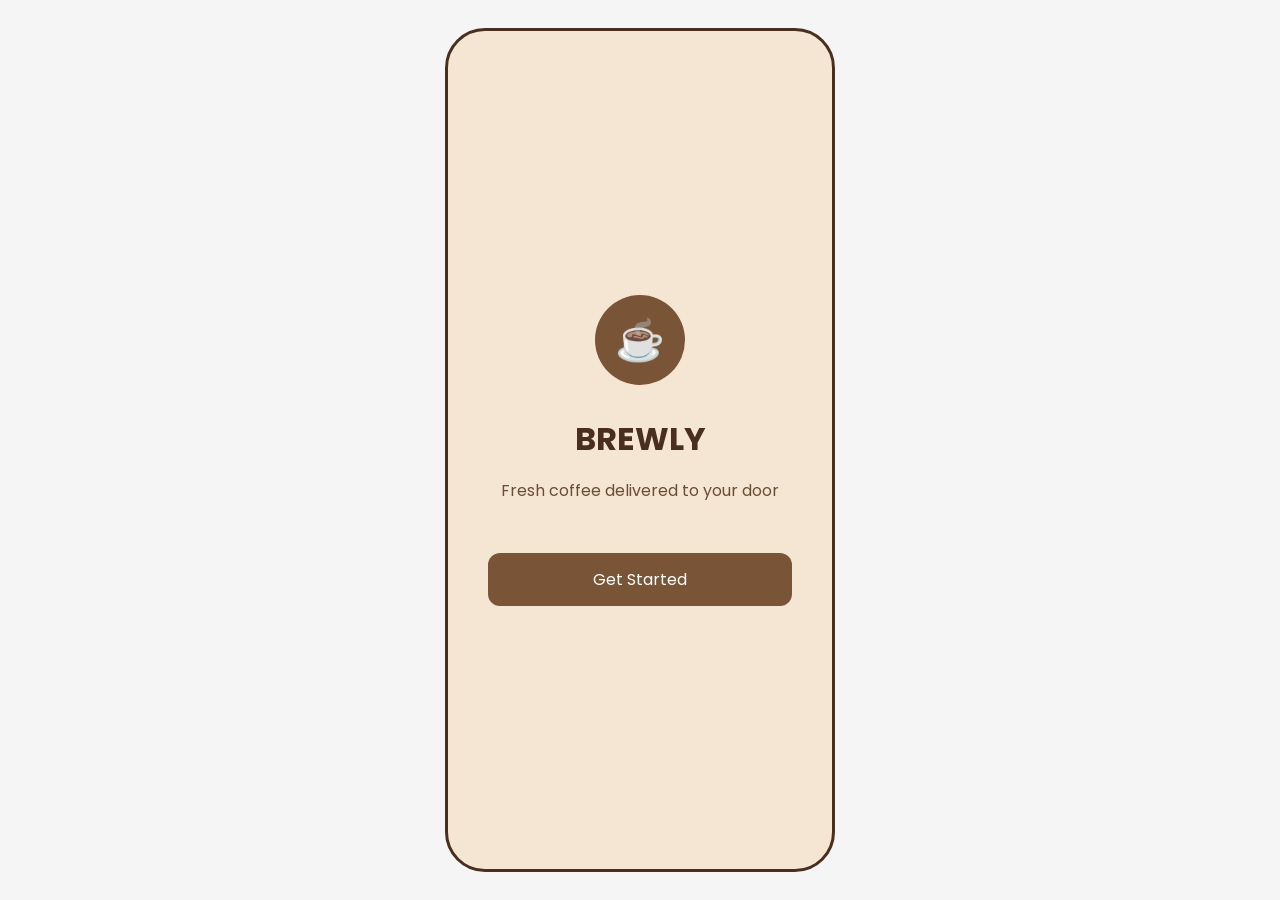
<file: brewly/index.html>
<!DOCTYPE html>
<html lang="en">
<head>
    <meta charset="UTF-8">
    <title>Brewly Coffee App</title>
    <link rel="stylesheet" href="style.css">
    <link href="https://fonts.googleapis.com/css2?family=Poppins:wght@300;400;600;700&display=swap" rel="stylesheet">
</head>
<body>

    <!-- Welcome Screen -->
    <div class="screen active" id="welcome">
        <div class="circle">☕</div>
        <h1>BREWLY</h1>
        <p>Fresh coffee delivered to your door</p>
        <button onclick="showScreen('signup')">Get Started</button>
    </div>

    <!-- Signup Screen -->
    <div class="screen" id="signup">
        <h2>Create Account</h2>
        <p>Fill in your details to get started</p>

        <input type="text" placeholder="Full Name">
        <input type="email" placeholder="hello@example.com">
        <input type="password" placeholder="Password">

        <button onclick="showScreen('success')">Sign Up</button>

        <small>Already have an account? Log In</small>
    </div>

    <!-- Success Screen -->
    <div class="screen" id="success">
        <div class="circle">✓</div>
        <h2>Account Created!</h2>
        <p>Welcome to Brewly ☕<br>Your first cup awaits you.</p>
        <button onclick="showScreen('welcome')">Start Ordering</button>
    </div>

    <script src="script.js"></script>
</body>
</html>
</file>
<file: brewly/style.css>
*{
    margin:0;
    padding:0;
    box-sizing:border-box;
    font-family:'Poppins',sans-serif;
}

body{
    background:#f5f5f5;
    display:flex;
    justify-content:center;
    align-items:center;
    min-height:100vh;
}

.screen{
    display:none;
    width:390px;
    height:844px;
    background:#F5E6D3;
    border:3px solid #4A2F20;
    border-radius:40px;
    padding:40px;
    text-align:center;
}

.active{
    display:flex;
    flex-direction:column;
    justify-content:center;
    align-items:center;
}

.circle{
    width:90px;
    height:90px;
    background:#7A5436;
    border-radius:50%;
    display:flex;
    justify-content:center;
    align-items:center;
    font-size:40px;
    color:white;
    margin-bottom:30px;
}

h1,h2{
    color:#4A2F20;
    margin-bottom:15px;
}

p{
    color:#6b4c35;
    margin-bottom:30px;
}

input{
    width:100%;
    padding:14px;
    margin:10px 0;
    border:1px solid #b08d70;
    border-radius:10px;
}

button{
    width:100%;
    padding:14px;
    margin-top:20px;
    background:#7A5436;
    color:white;
    border:none;
    border-radius:12px;
    cursor:pointer;
    font-size:16px;
}

button:hover{
    opacity:0.9;
}

small{
    margin-top:15px;
    color:#6b4c35;
}
</file>
